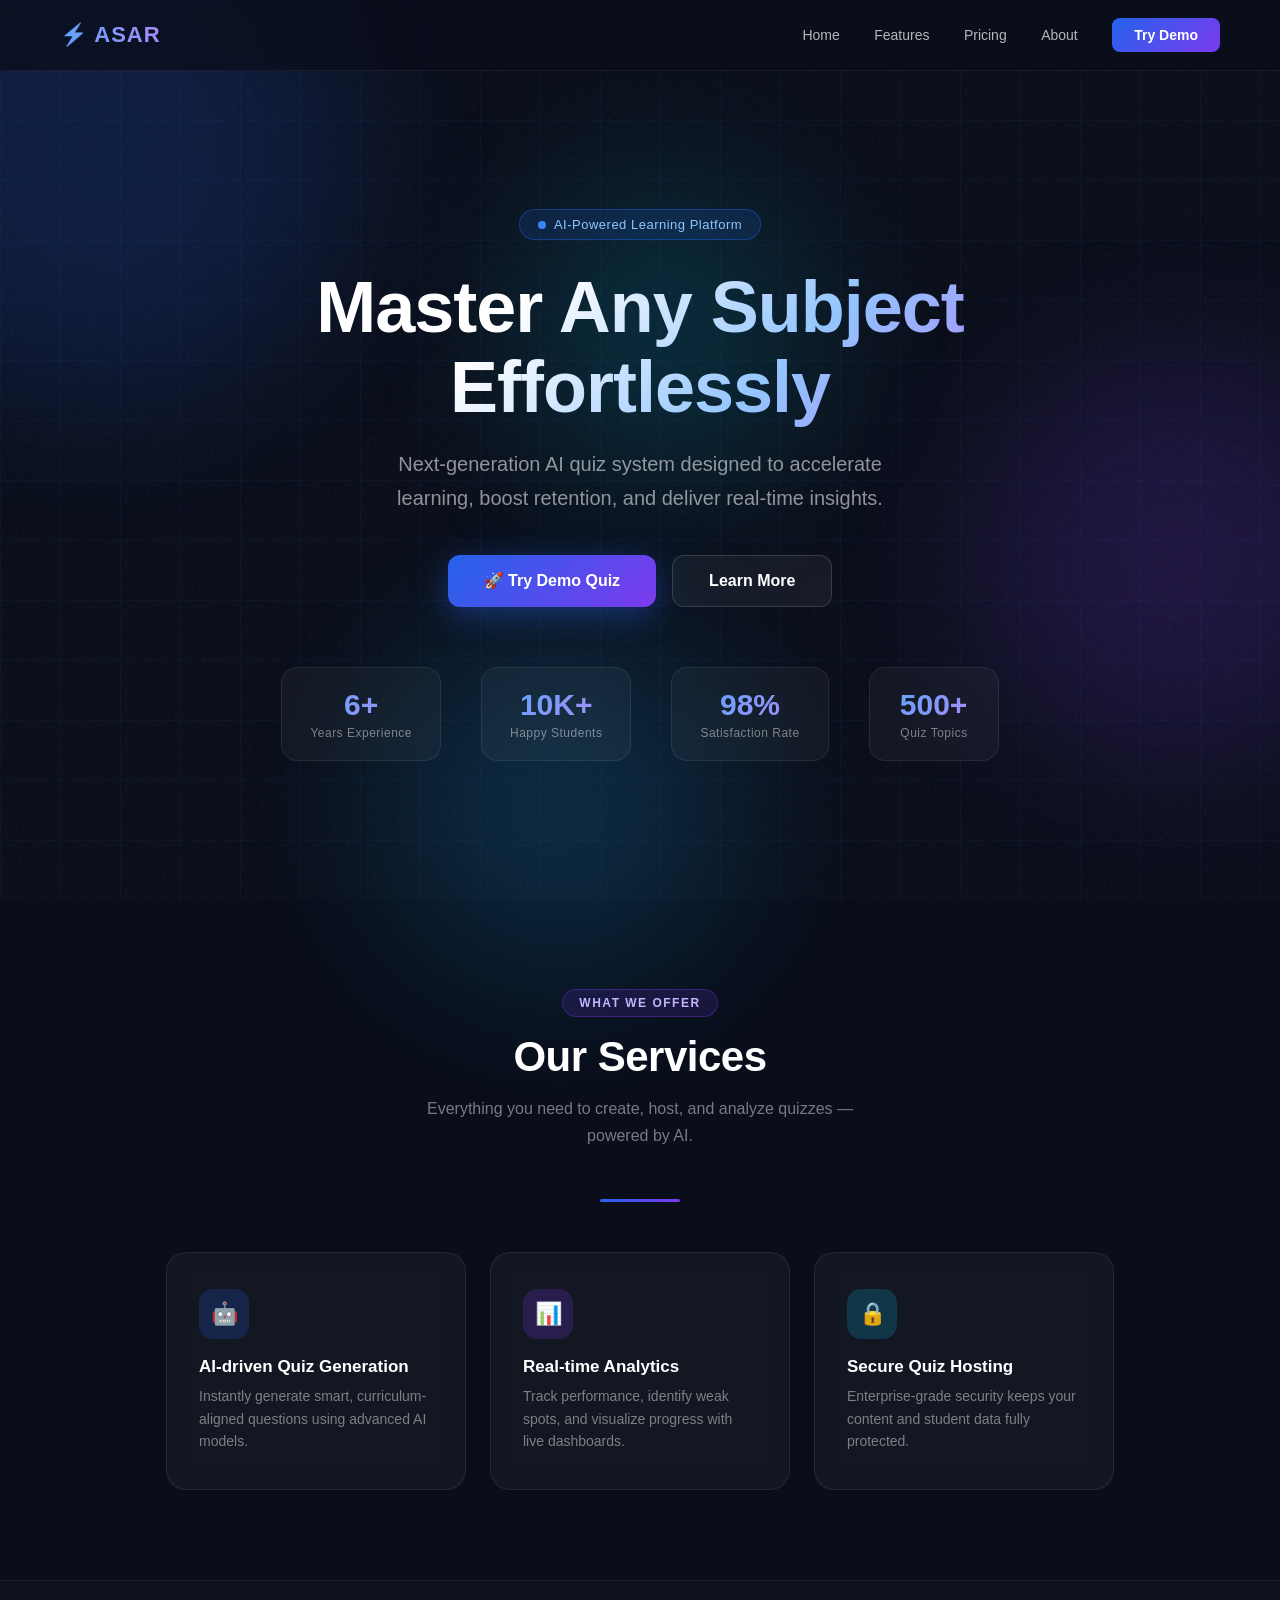
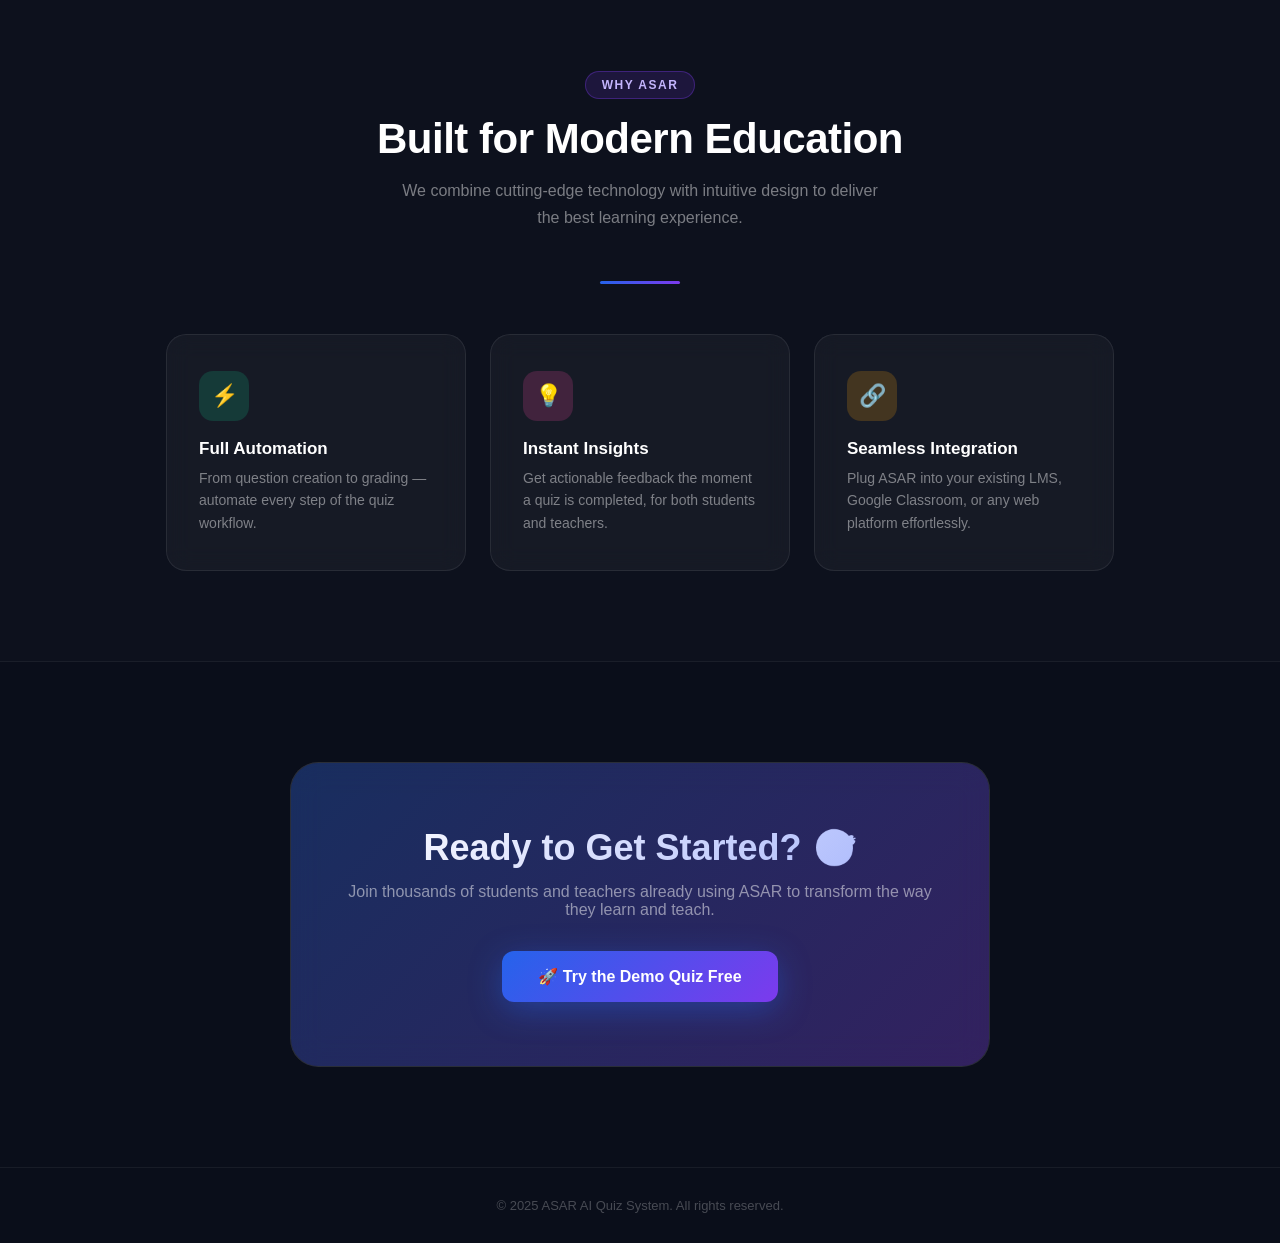
<file: index.html>
<!DOCTYPE html>
<html>
<head>
<title>ASAR - AI Quiz System</title>
<meta name="viewport" content="width=device-width, initial-scale=1">
<style>
  * { margin:0; padding:0; box-sizing:border-box; }

  body {
    font-family: 'Segoe UI', Arial, sans-serif;
    background: #0a0e1a;
    color: #fff;
    overflow-x: hidden;
  }

  /* ── Animated Canvas Background ── */
  #bgCanvas {
    position: fixed;
    top: 0; left: 0;
    width: 100%; height: 100%;
    z-index: 0;
    pointer-events: none;
  }

  /* ── Floating Orbs ── */
  .orb {
    position: fixed;
    border-radius: 50%;
    filter: blur(80px);
    opacity: 0.18;
    pointer-events: none;
    z-index: 0;
    animation: floatOrb 12s ease-in-out infinite alternate;
  }
  .orb1 { width:500px; height:500px; background:#2563eb; top:-100px; left:-150px; animation-delay:0s; }
  .orb2 { width:400px; height:400px; background:#7c3aed; top:40%; right:-100px; animation-delay:3s; }
  .orb3 { width:350px; height:350px; background:#0ea5e9; bottom:-80px; left:30%; animation-delay:6s; }
  .orb4 { width:300px; height:300px; background:#06b6d4; top:20%; left:40%; animation-delay:2s; }

  @keyframes floatOrb {
    0%   { transform: translate(0, 0) scale(1); }
    100% { transform: translate(40px, 30px) scale(1.15); }
  }

  /* ── Grid Overlay ── */
  .grid-overlay {
    position: fixed;
    inset: 0;
    z-index: 0;
    pointer-events: none;
    background-image:
      linear-gradient(rgba(37,99,235,0.07) 1px, transparent 1px),
      linear-gradient(90deg, rgba(37,99,235,0.07) 1px, transparent 1px);
    background-size: 60px 60px;
  }

  /* ── Noise Texture ── */
  .noise {
    position: fixed;
    inset: 0;
    z-index: 0;
    pointer-events: none;
    opacity: 0.03;
    background-image: url("data:image/svg+xml,%3Csvg viewBox='0 0 256 256' xmlns='http://www.w3.org/2000/svg'%3E%3Cfilter id='noise'%3E%3CfeTurbulence type='fractalNoise' baseFrequency='0.9' numOctaves='4' stitchTiles='stitch'/%3E%3C/filter%3E%3Crect width='100%25' height='100%25' filter='url(%23noise)'/%3E%3C/svg%3E");
  }

  /* ── All page content above bg ── */
  #homePage, #quizPage { position: relative; z-index: 1; }

  /* ── NAVBAR ── */
  nav {
    display: flex;
    justify-content: space-between;
    align-items: center;
    padding: 18px 60px;
    background: rgba(10,14,26,0.7);
    backdrop-filter: blur(16px);
    border-bottom: 1px solid rgba(255,255,255,0.06);
    position: sticky;
    top: 0;
    z-index: 100;
  }
  .nav-logo {
    font-size: 22px;
    font-weight: 800;
    background: linear-gradient(90deg, #60a5fa, #a78bfa);
    -webkit-background-clip: text;
    -webkit-text-fill-color: transparent;
    letter-spacing: 1px;
  }
  .nav-links a {
    color: rgba(255,255,255,0.7);
    text-decoration: none;
    margin-left: 30px;
    font-size: 14px;
    transition: color 0.3s;
  }
  .nav-links a:hover { color: #fff; }
  .nav-cta {
    padding: 9px 22px;
    background: linear-gradient(135deg, #2563eb, #7c3aed);
    border: none;
    border-radius: 8px;
    color: #fff;
    font-size: 14px;
    font-weight: 600;
    cursor: pointer;
    margin-left: 30px;
    transition: opacity 0.3s, transform 0.2s;
  }
  .nav-cta:hover { opacity: 0.88; transform: translateY(-1px); }

  /* ── HERO ── */
  .hero {
    min-height: 92vh;
    display: flex;
    flex-direction: column;
    align-items: center;
    justify-content: center;
    text-align: center;
    padding: 80px 20px;
    position: relative;
  }
  .hero-badge {
    display: inline-flex;
    align-items: center;
    gap: 8px;
    background: rgba(37,99,235,0.15);
    border: 1px solid rgba(37,99,235,0.4);
    border-radius: 50px;
    padding: 7px 18px;
    font-size: 13px;
    color: #93c5fd;
    margin-bottom: 28px;
    letter-spacing: 0.5px;
  }
  .badge-dot {
    width: 8px; height: 8px;
    background: #3b82f6;
    border-radius: 50%;
    animation: pulse 2s infinite;
  }
  @keyframes pulse {
    0%,100% { opacity:1; transform:scale(1); }
    50%      { opacity:0.5; transform:scale(1.4); }
  }
  .hero h1 {
    font-size: clamp(38px, 6vw, 72px);
    font-weight: 900;
    line-height: 1.1;
    margin-bottom: 20px;
    background: linear-gradient(135deg, #ffffff 30%, #93c5fd 70%, #a78bfa 100%);
    -webkit-background-clip: text;
    -webkit-text-fill-color: transparent;
    letter-spacing: -1px;
  }
  .hero p {
    font-size: clamp(16px, 2.5vw, 20px);
    color: rgba(255,255,255,0.55);
    max-width: 520px;
    line-height: 1.7;
    margin-bottom: 40px;
  }
  .hero-btns { display: flex; gap: 16px; flex-wrap: wrap; justify-content: center; }
  .btn-primary {
    padding: 16px 36px;
    background: linear-gradient(135deg, #2563eb, #7c3aed);
    border: none;
    border-radius: 12px;
    color: #fff;
    font-size: 16px;
    font-weight: 700;
    cursor: pointer;
    transition: transform 0.2s, box-shadow 0.3s;
    box-shadow: 0 8px 32px rgba(37,99,235,0.4);
  }
  .btn-primary:hover { transform: translateY(-3px); box-shadow: 0 14px 40px rgba(37,99,235,0.55); }
  .btn-outline {
    padding: 16px 36px;
    background: rgba(255,255,255,0.05);
    border: 1px solid rgba(255,255,255,0.15);
    border-radius: 12px;
    color: #fff;
    font-size: 16px;
    font-weight: 600;
    cursor: pointer;
    transition: background 0.3s, transform 0.2s;
    backdrop-filter: blur(8px);
  }
  .btn-outline:hover { background: rgba(255,255,255,0.1); transform: translateY(-3px); }

  /* ── HERO STATS ── */
  .hero-stats {
    display: flex;
    gap: 40px;
    margin-top: 60px;
    flex-wrap: wrap;
    justify-content: center;
  }
  .stat {
    text-align: center;
    padding: 20px 28px;
    background: rgba(255,255,255,0.04);
    border: 1px solid rgba(255,255,255,0.08);
    border-radius: 16px;
    backdrop-filter: blur(10px);
    min-width: 130px;
  }
  .stat-num {
    font-size: 30px;
    font-weight: 800;
    background: linear-gradient(135deg, #60a5fa, #a78bfa);
    -webkit-background-clip: text;
    -webkit-text-fill-color: transparent;
  }
  .stat-label { font-size: 12px; color: rgba(255,255,255,0.45); margin-top: 4px; letter-spacing: 0.5px; }

  /* ── SECTION ── */
  .section {
    padding: 90px 60px;
    text-align: center;
    position: relative;
  }
  .section-tag {
    display: inline-block;
    background: rgba(124,58,237,0.15);
    border: 1px solid rgba(124,58,237,0.35);
    color: #c4b5fd;
    font-size: 12px;
    font-weight: 600;
    letter-spacing: 1.5px;
    text-transform: uppercase;
    padding: 6px 16px;
    border-radius: 50px;
    margin-bottom: 16px;
  }
  .section h2 {
    font-size: clamp(26px, 4vw, 42px);
    font-weight: 800;
    color: #fff;
    margin-bottom: 14px;
    letter-spacing: -0.5px;
  }
  .section-sub {
    color: rgba(255,255,255,0.45);
    font-size: 16px;
    max-width: 480px;
    margin: 0 auto 50px;
    line-height: 1.7;
  }

  /* ── CARDS GRID ── */
  .cards-grid {
    display: flex;
    flex-wrap: wrap;
    gap: 24px;
    justify-content: center;
    max-width: 1100px;
    margin: 0 auto;
  }
  .card {
    background: rgba(255,255,255,0.04);
    border: 1px solid rgba(255,255,255,0.08);
    backdrop-filter: blur(12px);
    padding: 36px 32px;
    border-radius: 20px;
    flex: 1 1 240px;
    max-width: 300px;
    text-align: left;
    transition: transform 0.3s, border-color 0.3s, box-shadow 0.3s;
    position: relative;
    overflow: hidden;
  }
  .card::before {
    content: '';
    position: absolute;
    inset: 0;
    background: linear-gradient(135deg, rgba(37,99,235,0.06), rgba(124,58,237,0.06));
    opacity: 0;
    transition: opacity 0.3s;
    border-radius: 20px;
  }
  .card:hover::before { opacity: 1; }
  .card:hover {
    transform: translateY(-6px);
    border-color: rgba(99,102,241,0.4);
    box-shadow: 0 20px 60px rgba(37,99,235,0.2);
  }
  .card-icon {
    width: 50px; height: 50px;
    border-radius: 14px;
    display: flex; align-items: center; justify-content: center;
    font-size: 22px;
    margin-bottom: 18px;
  }
  .icon-blue   { background: rgba(37,99,235,0.2); }
  .icon-purple { background: rgba(124,58,237,0.2); }
  .icon-cyan   { background: rgba(6,182,212,0.2); }
  .icon-green  { background: rgba(16,185,129,0.2); }
  .icon-pink   { background: rgba(236,72,153,0.2); }
  .icon-orange { background: rgba(245,158,11,0.2); }
  .card h3 {
    font-size: 17px;
    font-weight: 700;
    color: #fff;
    margin-bottom: 8px;
  }
  .card p {
    font-size: 14px;
    color: rgba(255,255,255,0.45);
    line-height: 1.6;
  }

  /* ── EXPERIENCE STATS ── */
  .exp-cards {
    display: flex;
    flex-wrap: wrap;
    gap: 24px;
    justify-content: center;
    max-width: 800px;
    margin: 0 auto;
  }
  .exp-card {
    flex: 1 1 180px;
    max-width: 220px;
    padding: 40px 24px;
    border-radius: 20px;
    background: rgba(255,255,255,0.04);
    border: 1px solid rgba(255,255,255,0.08);
    backdrop-filter: blur(12px);
    text-align: center;
    transition: transform 0.3s, box-shadow 0.3s;
  }
  .exp-card:hover { transform: translateY(-6px); box-shadow: 0 16px 48px rgba(37,99,235,0.2); }
  .exp-num {
    font-size: 42px;
    font-weight: 900;
    background: linear-gradient(135deg, #60a5fa, #a78bfa);
    -webkit-background-clip: text;
    -webkit-text-fill-color: transparent;
  }
  .exp-label { font-size: 14px; color: rgba(255,255,255,0.5); margin-top: 6px; }

  /* ── DIVIDER ── */
  .divider {
    width: 80px; height: 3px;
    background: linear-gradient(90deg, #2563eb, #7c3aed);
    border-radius: 4px;
    margin: 0 auto 50px;
  }

  /* ── CTA SECTION ── */
  .cta-section {
    padding: 100px 40px;
    text-align: center;
    position: relative;
  }
  .cta-box {
    max-width: 700px;
    margin: 0 auto;
    padding: 64px 48px;
    background: rgba(255,255,255,0.04);
    border: 1px solid rgba(255,255,255,0.1);
    border-radius: 28px;
    backdrop-filter: blur(16px);
    position: relative;
    overflow: hidden;
  }
  .cta-box::before {
    content: '';
    position: absolute;
    inset: -1px;
    background: linear-gradient(135deg, rgba(37,99,235,0.3), rgba(124,58,237,0.3));
    border-radius: 28px;
    z-index: -1;
  }
  .cta-box h2 {
    font-size: 36px; font-weight: 800; margin-bottom: 14px;
    background: linear-gradient(135deg, #fff, #a5b4fc);
    -webkit-background-clip: text; -webkit-text-fill-color: transparent;
  }
  .cta-box p { color: rgba(255,255,255,0.5); font-size: 16px; margin-bottom: 32px; }

  /* ── FOOTER ── */
  footer {
    text-align: center;
    padding: 30px;
    border-top: 1px solid rgba(255,255,255,0.06);
    color: rgba(255,255,255,0.25);
    font-size: 13px;
  }

  /* ── QUIZ PAGE ── */
  #quizPage { display: none; min-height: 100vh; }
  .quiz-wrap {
    max-width: 520px;
    margin: 0 auto;
    padding: 60px 20px;
  }
  .quiz-back {
    display: inline-flex;
    align-items: center;
    gap: 8px;
    color: rgba(255,255,255,0.5);
    font-size: 14px;
    cursor: pointer;
    margin-bottom: 30px;
    transition: color 0.3s;
    background: none; border: none;
  }
  .quiz-back:hover { color: #fff; }
  .quiz-box {
    background: rgba(255,255,255,0.05);
    border: 1px solid rgba(255,255,255,0.1);
    backdrop-filter: blur(20px);
    border-radius: 24px;
    padding: 44px 40px;
    box-shadow: 0 24px 80px rgba(0,0,0,0.4);
  }
  .quiz-box h2 {
    font-size: 26px; font-weight: 800; color: #fff; margin-bottom: 6px;
  }
  .quiz-box .sub { color: rgba(255,255,255,0.4); font-size: 14px; margin-bottom: 32px; }
  .form-group { margin-bottom: 18px; }
  .form-group label {
    display: block; font-size: 13px; font-weight: 600;
    color: rgba(255,255,255,0.6); margin-bottom: 8px; letter-spacing: 0.5px;
    text-transform: uppercase;
  }
  .form-group select {
    width: 100%;
    padding: 14px 16px;
    background: rgba(255,255,255,0.07);
    border: 1px solid rgba(255,255,255,0.12);
    border-radius: 12px;
    color: #fff;
    font-size: 15px;
    outline: none;
    cursor: pointer;
    transition: border-color 0.3s, background 0.3s;
    appearance: none;
    -webkit-appearance: none;
    background-image: url("data:image/svg+xml,%3Csvg xmlns='http://www.w3.org/2000/svg' width='12' height='8' viewBox='0 0 12 8'%3E%3Cpath d='M1 1l5 5 5-5' stroke='rgba(255,255,255,0.4)' stroke-width='1.8' fill='none' stroke-linecap='round'/%3E%3C/svg%3E");
    background-repeat: no-repeat;
    background-position: right 16px center;
    padding-right: 42px;
  }
  .form-group select:focus {
    border-color: rgba(99,102,241,0.6);
    background-color: rgba(99,102,241,0.08);
  }
  .form-group select option { background: #1e2030; color: #fff; }
  .btn-start {
    width: 100%;
    padding: 16px;
    margin-top: 10px;
    background: linear-gradient(135deg, #2563eb, #7c3aed);
    border: none;
    border-radius: 12px;
    color: #fff;
    font-size: 16px;
    font-weight: 700;
    cursor: pointer;
    transition: transform 0.2s, box-shadow 0.3s;
    box-shadow: 0 8px 32px rgba(37,99,235,0.4);
    letter-spacing: 0.3px;
  }
  .btn-start:hover { transform: translateY(-2px); box-shadow: 0 14px 40px rgba(37,99,235,0.55); }
</style>
</head>
<body>

<!-- Background Layers -->
<div class="orb orb1"></div>
<div class="orb orb2"></div>
<div class="orb orb3"></div>
<div class="orb orb4"></div>
<div class="grid-overlay"></div>
<div class="noise"></div>

<!-- ════════ HOME PAGE ════════ -->
<div id="homePage">

  <!-- Navbar -->
  <nav>
    <div class="nav-logo">⚡ ASAR</div>
    <div class="nav-links">
      <a href="#">Home</a>
      <a href="#">Features</a>
      <a href="#">Pricing</a>
      <a href="#">About</a>
      <button class="nav-cta" onclick="openQuiz()">Try Demo</button>
    </div>
  </nav>

  <!-- Hero -->
  <div class="hero">
    <div class="hero-badge">
      <span class="badge-dot"></span>
      AI-Powered Learning Platform
    </div>
    <h1>Master Any Subject<br>Effortlessly</h1>
    <p>Next-generation AI quiz system designed to accelerate learning, boost retention, and deliver real-time insights.</p>
    <div class="hero-btns">
      <button class="btn-primary" onclick="openQuiz()">🚀 Try Demo Quiz</button>
      <button class="btn-outline">Learn More</button>
    </div>
    <div class="hero-stats">
      <div class="stat">
        <div class="stat-num">6+</div>
        <div class="stat-label">Years Experience</div>
      </div>
      <div class="stat">
        <div class="stat-num">10K+</div>
        <div class="stat-label">Happy Students</div>
      </div>
      <div class="stat">
        <div class="stat-num">98%</div>
        <div class="stat-label">Satisfaction Rate</div>
      </div>
      <div class="stat">
        <div class="stat-num">500+</div>
        <div class="stat-label">Quiz Topics</div>
      </div>
    </div>
  </div>

  <!-- Services -->
  <div class="section">
    <div class="section-tag">What We Offer</div>
    <h2>Our Services</h2>
    <p class="section-sub">Everything you need to create, host, and analyze quizzes — powered by AI.</p>
    <div class="divider"></div>
    <div class="cards-grid">
      <div class="card">
        <div class="card-icon icon-blue">🤖</div>
        <h3>AI-driven Quiz Generation</h3>
        <p>Instantly generate smart, curriculum-aligned questions using advanced AI models.</p>
      </div>
      <div class="card">
        <div class="card-icon icon-purple">📊</div>
        <h3>Real-time Analytics</h3>
        <p>Track performance, identify weak spots, and visualize progress with live dashboards.</p>
      </div>
      <div class="card">
        <div class="card-icon icon-cyan">🔒</div>
        <h3>Secure Quiz Hosting</h3>
        <p>Enterprise-grade security keeps your content and student data fully protected.</p>
      </div>
    </div>
  </div>

  <!-- Why Choose Us -->
  <div class="section" style="background: rgba(255,255,255,0.015); border-top:1px solid rgba(255,255,255,0.05); border-bottom:1px solid rgba(255,255,255,0.05);">
    <div class="section-tag">Why ASAR</div>
    <h2>Built for Modern Education</h2>
    <p class="section-sub">We combine cutting-edge technology with intuitive design to deliver the best learning experience.</p>
    <div class="divider"></div>
    <div class="cards-grid">
      <div class="card">
        <div class="card-icon icon-green">⚡</div>
        <h3>Full Automation</h3>
        <p>From question creation to grading — automate every step of the quiz workflow.</p>
      </div>
      <div class="card">
        <div class="card-icon icon-pink">💡</div>
        <h3>Instant Insights</h3>
        <p>Get actionable feedback the moment a quiz is completed, for both students and teachers.</p>
      </div>
      <div class="card">
        <div class="card-icon icon-orange">🔗</div>
        <h3>Seamless Integration</h3>
        <p>Plug ASAR into your existing LMS, Google Classroom, or any web platform effortlessly.</p>
      </div>
    </div>
  </div>

  <!-- CTA -->
  <div class="cta-section">
    <div class="cta-box">
      <h2>Ready to Get Started? 🎯</h2>
      <p>Join thousands of students and teachers already using ASAR to transform the way they learn and teach.</p>
      <button class="btn-primary" onclick="openQuiz()">🚀 Try the Demo Quiz Free</button>
    </div>
  </div>

  <footer>© 2025 ASAR AI Quiz System. All rights reserved.</footer>

</div>

<!-- ════════ QUIZ PAGE ════════ -->
<div id="quizPage">
  <div class="quiz-wrap">
    <button class="quiz-back" onclick="goHome()">← Back to Home</button>
    <div class="quiz-box">
      <h2>🎯 Demo Quiz</h2>
      <p class="sub">Select your class, subject, and chapter to begin.</p>

      <div class="form-group">
        <label>Class</label>
        <select id="classSelect" onchange="loadSubjects()">
          <option value="">Select Class</option>
          <option>Class 6</option>
          <option>Class 7</option>
          <option>Class 8</option>
        </select>
      </div>

      <div class="form-group">
        <label>Subject</label>
        <select id="subjectSelect" onchange="loadChapters()">
          <option value="">Select Subject</option>
        </select>
      </div>

      <div class="form-group">
        <label>Chapter</label>
        <select id="chapterSelect">
          <option value="">Select Chapter</option>
        </select>
      </div>

      <button class="btn-start" onclick="startQuiz()">Start Quiz →</button>
    </div>
  </div>
</div>

<script>
  function openQuiz(){
    document.getElementById("homePage").style.display="none";
    document.getElementById("quizPage").style.display="block";
    window.scrollTo(0,0);
  }
  function goHome(){
    document.getElementById("quizPage").style.display="none";
    document.getElementById("homePage").style.display="block";
    window.scrollTo(0,0);
  }

  const data = {
    "Class 6":{ "Math":["Integers","Fractions","Decimals"], "Science":["Plants","Human Body"] },
    "Class 7":{ "Math":["Algebra","Ratio"], "English":["Grammar","Essay"] },
    "Class 8":{ "Math":["Linear Equations","Geometry"], "Science":["Cells","Force & Pressure"] }
  };

  function loadSubjects(){
    const c = document.getElementById("classSelect").value;
    const s = document.getElementById("subjectSelect");
    const ch = document.getElementById("chapterSelect");
    s.innerHTML = "<option value=''>Select Subject</option>";
    ch.innerHTML = "<option value=''>Select Chapter</option>";
    if(data[c]) for(let i in data[c]) s.innerHTML += `<option>$${i}</option>`;
  }

  function loadChapters(){
    const c = document.getElementById("classSelect").value;
    const s = document.getElementById("subjectSelect").value;
    const ch = document.getElementById("chapterSelect");
    ch.innerHTML = "<option value=''>Select Chapter</option>";
    if(data[c] && data[c][s]) data[c][s].forEach(e => ch.innerHTML += `<option>$${e}</option>`);
  }

  function startQuiz(){
    const cls = document.getElementById("classSelect").value;
    const sub = document.getElementById("subjectSelect").value;
    const chp = document.getElementById("chapterSelect").value;
    if(!cls || cls==="Select Class"){ alert("Please select a class!"); return; }
    if(!sub || sub==="Select Subject"){ alert("Please select a subject!"); return; }
    if(!chp || chp==="Select Chapter"){ alert("Please select a chapter!"); return; }
    alert(`✅ Quiz Started!\n\n📚 $${cls} › $${sub} › ${chp}\n\nGood luck!`);
  }
</script>

</body>
</html>
</file>
